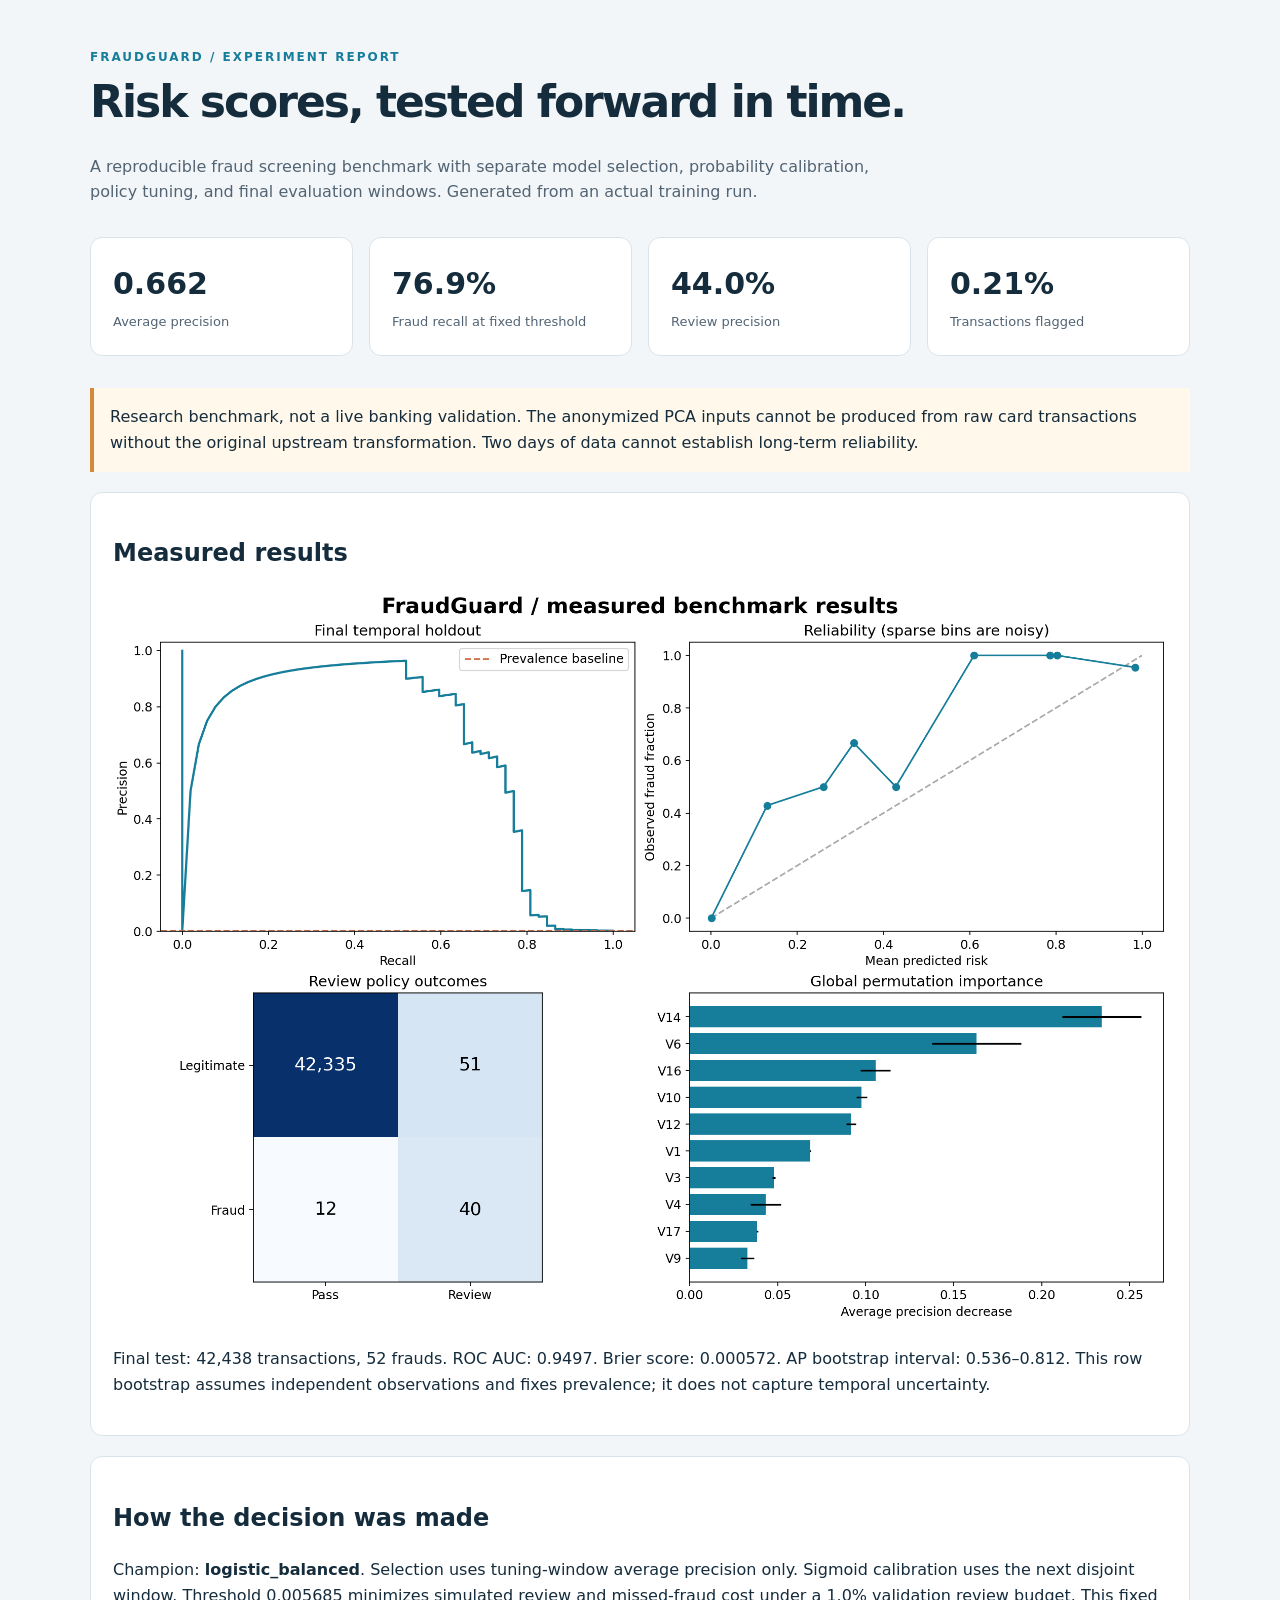
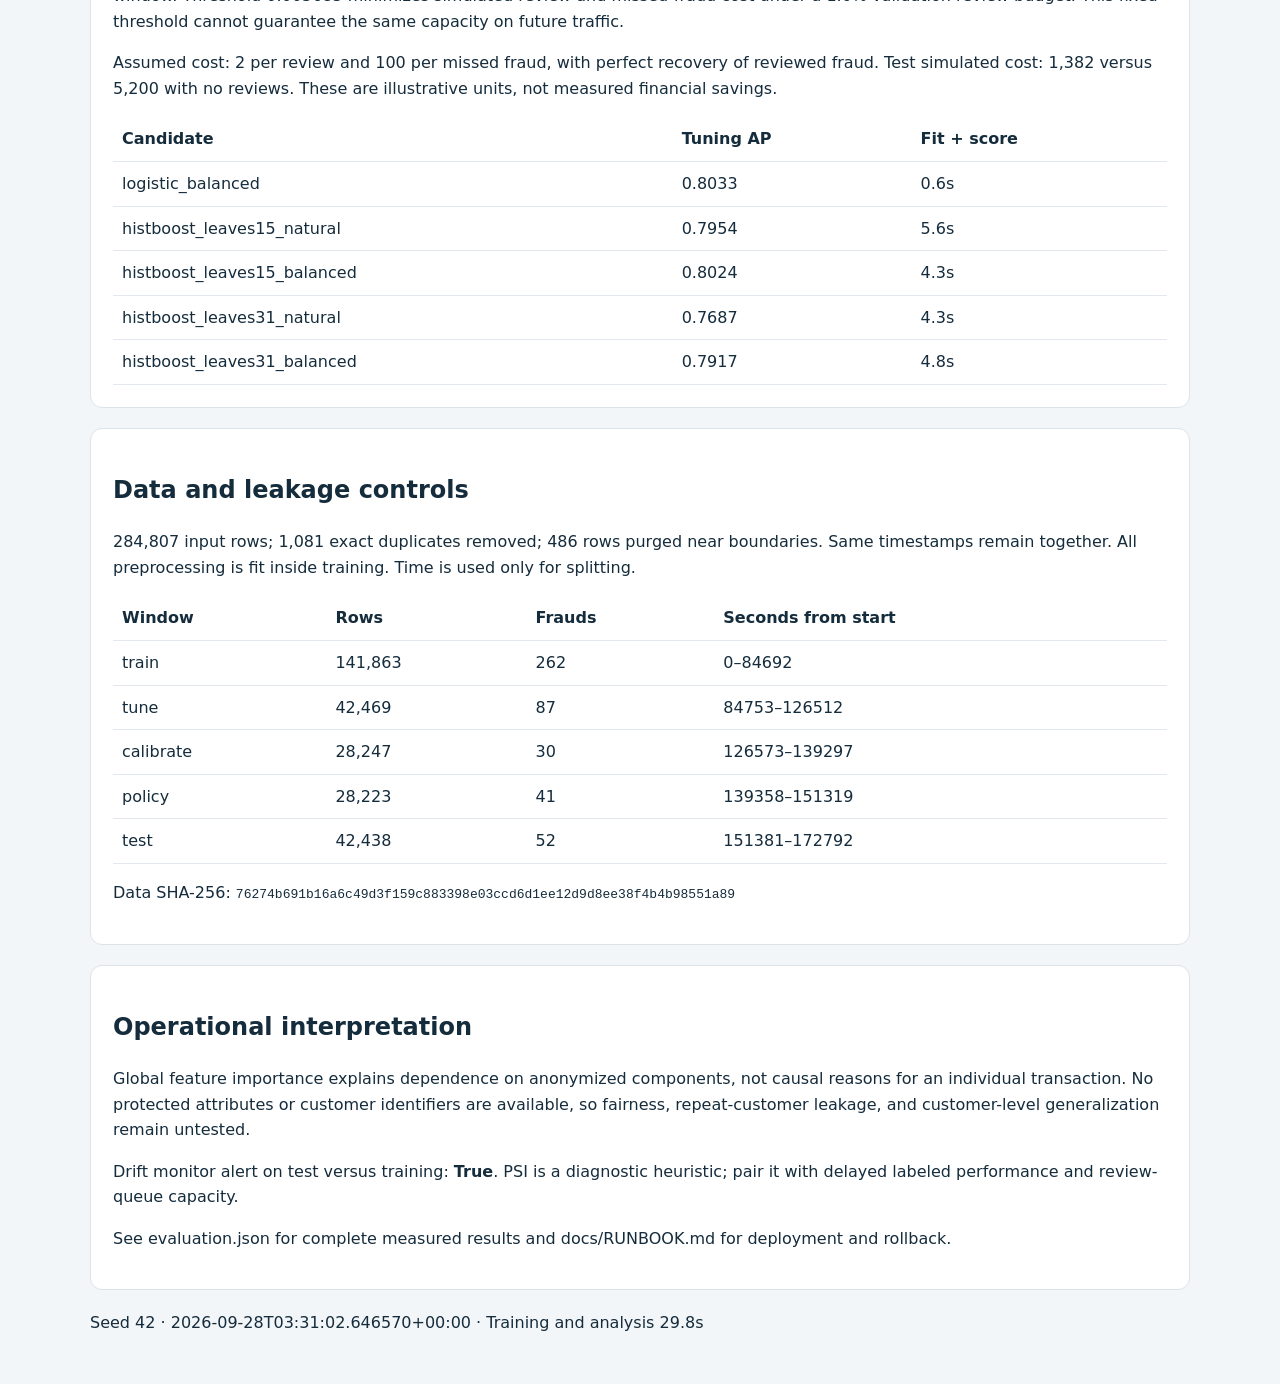
<file: artifacts/benchmark/report.html>
<!doctype html><html lang="en"><meta charset="utf-8">
<meta name="viewport" content="width=device-width,initial-scale=1"><title>FraudGuard | Evaluation</title>
<style>body{margin:0;background:#f3f6f8;color:#152c3c;font:16px/1.6 system-ui}
main{max-width:1100px;margin:auto;padding:48px 24px}h1{font-size:44px;letter-spacing:-2px;margin:0}
.tag{color:#167d9a;letter-spacing:2px;font-size:12px;font-weight:700}.lead{max-width:800px;color:#526474}
.cards{display:grid;grid-template-columns:repeat(4,1fr);gap:16px;margin:32px 0}
.card,section{background:white;border:1px solid #dbe3e9;border-radius:12px;padding:22px}
.card b{display:block;font-size:30px}.card span{color:#526474;font-size:13px}
section{margin:20px 0}table{width:100%;border-collapse:collapse}td,th{padding:9px;text-align:left;border-bottom:1px solid #e2e8ee}
img{width:100%;height:auto}.note{border-left:4px solid #d38a3a;padding:16px;background:#fff8eb}
code{font-size:13px;overflow-wrap:anywhere}@media(max-width:700px){.cards{grid-template-columns:repeat(2,1fr)}h1{font-size:34px}}</style>
<main><div class="tag">FRAUDGUARD / EXPERIMENT REPORT</div><h1>Risk scores, tested forward in time.</h1>
<p class="lead">A reproducible fraud screening benchmark with separate model selection, probability calibration,
policy tuning, and final evaluation windows. Generated from an actual training run.</p>
<div class="cards"><div class="card"><b>0.662</b><span>Average precision</span></div>
<div class="card"><b>76.9%</b><span>Fraud recall at fixed threshold</span></div>
<div class="card"><b>44.0%</b><span>Review precision</span></div>
<div class="card"><b>0.21%</b><span>Transactions flagged</span></div></div>
<p class="note">Research benchmark, not a live banking validation. The anonymized PCA inputs cannot be produced
from raw card transactions without the original upstream transformation. Two days of data cannot establish long-term reliability.</p>
<section><h2>Measured results</h2><img src="evaluation.png" alt="Precision recall, calibration, confusion matrix, and feature importance">
<p>Final test: 42,438 transactions, 52 frauds. ROC AUC: 0.9497.
Brier score: 0.000572. AP bootstrap interval: 0.536–0.812.
This row bootstrap assumes independent observations and fixes prevalence; it does not capture temporal uncertainty.</p></section>
<section><h2>How the decision was made</h2><p>Champion: <strong>logistic_balanced</strong>.
Selection uses tuning-window average precision only. Sigmoid calibration uses the next disjoint window.
Threshold 0.005685 minimizes simulated review and missed-fraud cost under a 1.0%
validation review budget. This fixed threshold cannot guarantee the same capacity on future traffic.</p>
<p>Assumed cost: 2 per review and 100 per missed fraud,
with perfect recovery of reviewed fraud. Test simulated cost: 1,382 versus
5,200 with no reviews. These are illustrative units, not measured financial savings.</p>
<table><tr><th>Candidate</th><th>Tuning AP</th><th>Fit + score</th></tr><tr><td>logistic_balanced</td><td>0.8033</td><td>0.6s</td></tr><tr><td>histboost_leaves15_natural</td><td>0.7954</td><td>5.6s</td></tr><tr><td>histboost_leaves15_balanced</td><td>0.8024</td><td>4.3s</td></tr><tr><td>histboost_leaves31_natural</td><td>0.7687</td><td>4.3s</td></tr><tr><td>histboost_leaves31_balanced</td><td>0.7917</td><td>4.8s</td></tr></table></section>
<section><h2>Data and leakage controls</h2><p>284,807 input rows;
1,081 exact duplicates removed; 486 rows purged near boundaries.
Same timestamps remain together. All preprocessing is fit inside training. Time is used only for splitting.</p>
<table><tr><th>Window</th><th>Rows</th><th>Frauds</th><th>Seconds from start</th></tr><tr><td>train</td><td>141,863</td><td>262</td><td>0–84692</td></tr><tr><td>tune</td><td>42,469</td><td>87</td><td>84753–126512</td></tr><tr><td>calibrate</td><td>28,247</td><td>30</td><td>126573–139297</td></tr><tr><td>policy</td><td>28,223</td><td>41</td><td>139358–151319</td></tr><tr><td>test</td><td>42,438</td><td>52</td><td>151381–172792</td></tr></table>
<p>Data SHA-256: <code>76274b691b16a6c49d3f159c883398e03ccd6d1ee12d9d8ee38f4b4b98551a89</code></p></section>
<section><h2>Operational interpretation</h2><p>Global feature importance explains dependence on anonymized components,
not causal reasons for an individual transaction. No protected attributes or customer identifiers are available,
so fairness, repeat-customer leakage, and customer-level generalization remain untested.</p>
<p>Drift monitor alert on test versus training: <strong>True</strong>.
PSI is a diagnostic heuristic; pair it with delayed labeled performance and review-queue capacity.</p>
<p>See evaluation.json for complete measured results and docs/RUNBOOK.md for deployment and rollback.</p></section>
<footer>Seed 42 · 2026-09-28T03:31:02.646570+00:00 · Training and analysis 29.8s</footer></main></html>
</file>
